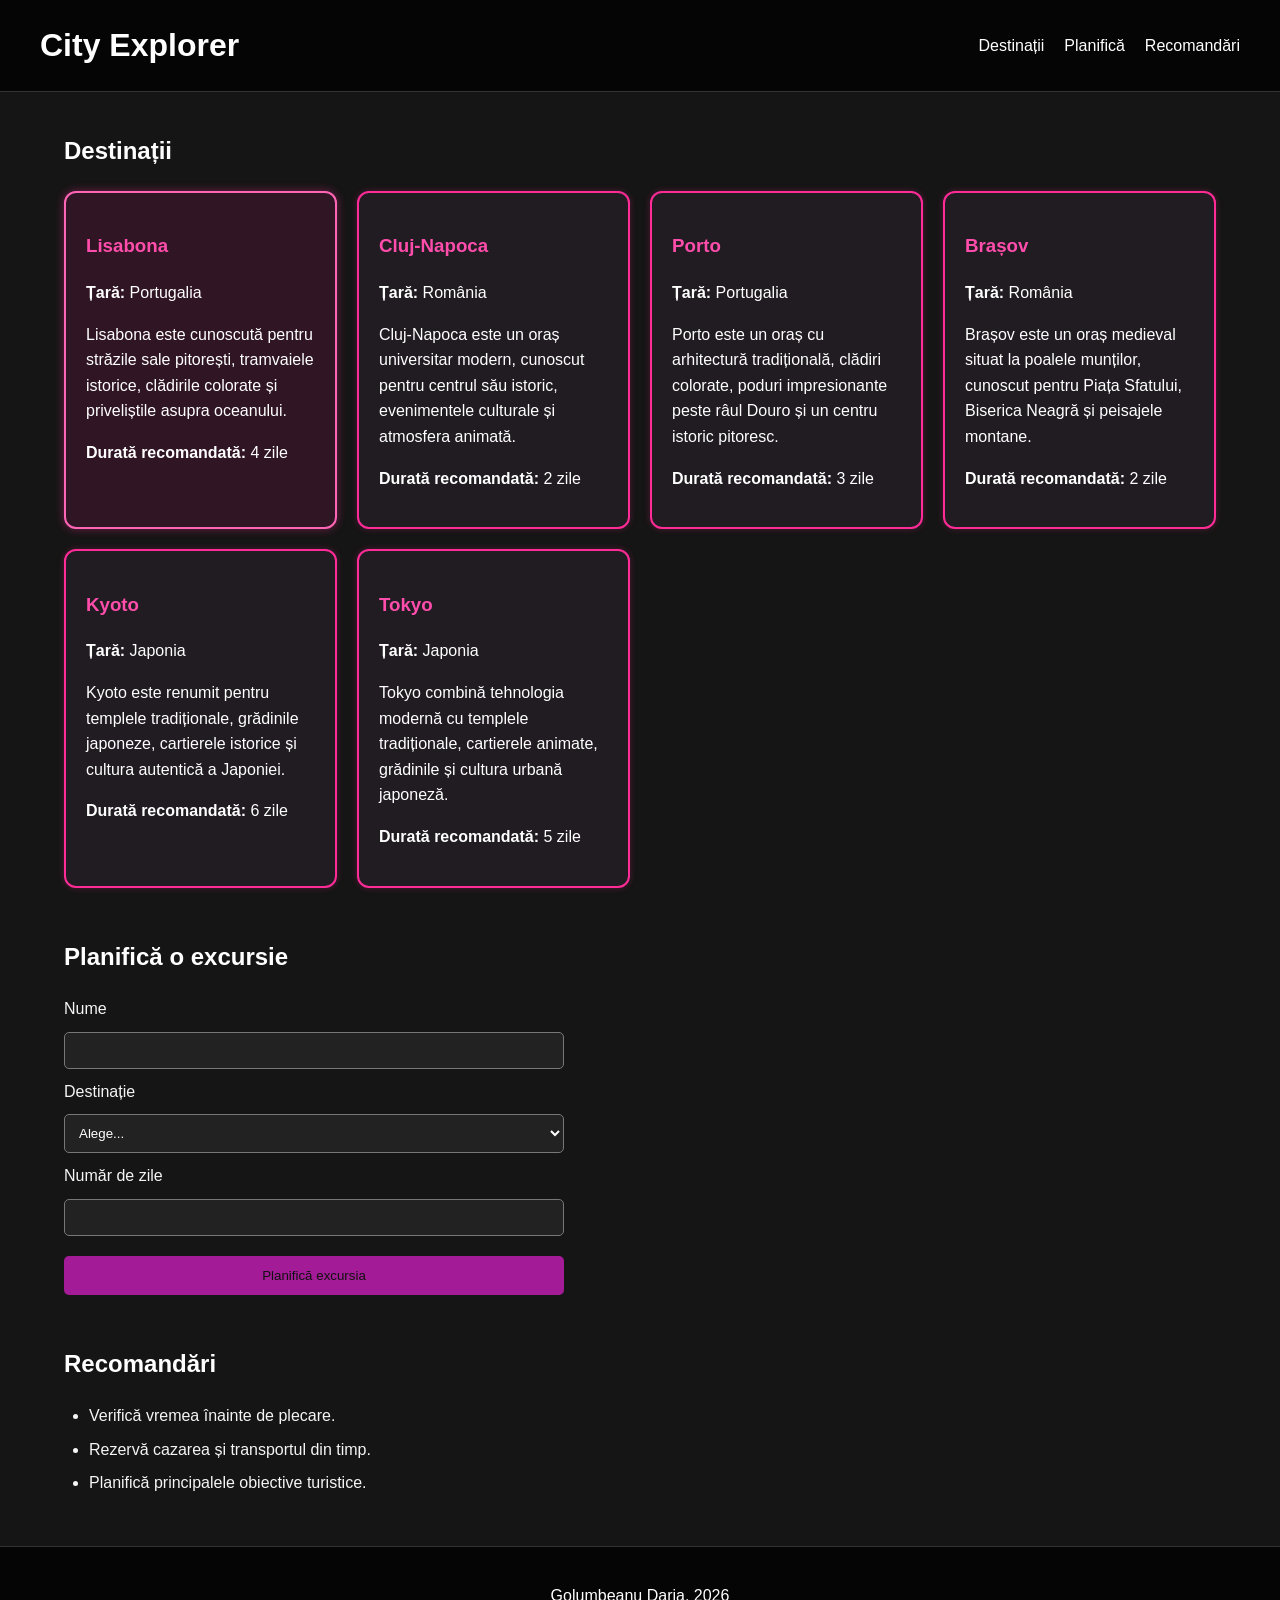
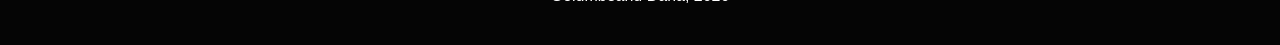
<file: City-explorer/index.html>
<!DOCTYPE html>
<html lang="ro">

<head>
    <!-- Permite folosirea diacriticelor -->
    <meta charset="UTF-8">

    <!-- Ajuta pagina sa se adapteze pe telefon -->
    <meta name="viewport" content="width=device-width, initial-scale=1.0">

    <!-- Titlul care apare in tab-ul browserului -->
    <title>City Explorer</title>

    <!-- Leaga pagina HTML de fisierul CSS -->
    <link rel="stylesheet" href="style.css">
</head>

<body>

    <!-- Partea de sus a paginii -->
    <header class="site-header">

        <!-- Titlul principal al site-ului -->
        <h1>City Explorer</h1>

        <!-- Meniul de navigare -->
        <nav class="menu">
            <a href="#destinatii">Destinații</a>
            <a href="#planifica">Planifică</a>
            <a href="#recomandari">Recomandări</a>
        </nav>

    </header>


    <!-- Continutul principal al paginii -->
    <main>

        <!-- Sectiunea cu destinatii -->
        <section id="destinatii">

            <h2>Destinații</h2>

            <!-- Container pentru cardurile cu destinatii -->
            <div class="destination-grid">

                <!-- Card pentru Lisabona -->
                <article class="card featured">

                    <h3>Lisabona</h3>

                    <p><strong>Țară:</strong> Portugalia</p>

                    <p>
                        Lisabona este cunoscută pentru străzile sale
                        pitorești, tramvaiele istorice, clădirile
                        colorate și priveliștile asupra oceanului.
                    </p>

                    <p><strong>Durată recomandată:</strong> 4 zile</p>

                </article>


                <!-- Card pentru Cluj-Napoca -->
                <article class="card">

                    <h3>Cluj-Napoca</h3>

                    <p><strong>Țară:</strong> România</p>

                    <p>
                        Cluj-Napoca este un oraș universitar modern,
                        cunoscut pentru centrul său istoric,
                        evenimentele culturale și atmosfera animată.
                    </p>

                    <p><strong>Durată recomandată:</strong> 2 zile</p>

                </article>


                <!-- Card pentru Porto -->
                <article class="card">

                    <h3>Porto</h3>

                    <p><strong>Țară:</strong> Portugalia</p>

                    <p>
                        Porto este un oraș cu arhitectură tradițională,
                        clădiri colorate, poduri impresionante peste
                        râul Douro și un centru istoric pitoresc.
                    </p>

                    <p><strong>Durată recomandată:</strong> 3 zile</p>

                </article>


                <!-- Card pentru Brasov -->
                <article class="card">

                    <h3>Brașov</h3>

                    <p><strong>Țară:</strong> România</p>

                    <p>
                        Brașov este un oraș medieval situat la poalele
                        munților, cunoscut pentru Piața Sfatului,
                        Biserica Neagră și peisajele montane.
                    </p>

                    <p><strong>Durată recomandată:</strong> 2 zile</p>

                </article>


                <!-- Card pentru Kyoto -->
                <article class="card">

                    <h3>Kyoto</h3>

                    <p><strong>Țară:</strong> Japonia</p>

                    <p>
                        Kyoto este renumit pentru templele tradiționale,
                        grădinile japoneze, cartierele istorice și
                        cultura autentică a Japoniei.
                    </p>

                    <p><strong>Durată recomandată:</strong> 6 zile</p>

                </article>


                <!-- Card pentru Tokyo -->
                <article class="card">

                    <h3>Tokyo</h3>

                    <p><strong>Țară:</strong> Japonia</p>

                    <p>
                        Tokyo combină tehnologia modernă cu templele
                        tradiționale, cartierele animate, grădinile
                        și cultura urbană japoneză.
                    </p>

                    <p><strong>Durată recomandată:</strong> 5 zile</p>

                </article>

            </div>

        </section>


        <!-- Sectiunea pentru planificarea excursiei -->
        <section id="planifica">

            <h2>Planifică o excursie</h2>

            <!-- Formular pentru alegerea excursiei -->
            <form class="trip-form">

                <!-- Camp pentru nume -->
                <label for="name">Nume</label>

                <input
                    id="name"
                    name="name"
                    type="text"
                >


                <!-- Lista pentru alegerea destinatiei -->
                <label for="destination">Destinație</label>

                <select id="destination" name="destination">

                    <option value="">Alege...</option>
                    <option value="Lisabona">Lisabona</option>
                    <option value="Cluj-Napoca">Cluj-Napoca</option>
                    <option value="Porto">Porto</option>
                    <option value="Brașov">Brașov</option>
                    <option value="Kyoto">Kyoto</option>
                    <option value="Tokyo">Tokyo</option>

                </select>


                <!-- Camp pentru numarul de zile -->
                <label for="days">Număr de zile</label>

                <input
                    id="days"
                    name="days"
                    type="number"
                >


                <!-- Butonul formularului -->
                <button type="submit">
                    Planifică excursia
                </button>

            </form>

        </section>


        <!-- Sectiunea cu recomandari -->
        <section id="recomandari">

            <h2>Recomandări</h2>

            <!-- Lista cu sfaturi pentru calatorie -->
            <ul>
                <li>Verifică vremea înainte de plecare.</li>
                <li>Rezervă cazarea și transportul din timp.</li>
                <li>Planifică principalele obiective turistice.</li>
            </ul>

        </section>

    </main>


    <!-- Partea de jos a paginii -->
    <footer class="site-footer">

        <p>Golumbeanu Daria, 2026</p>

    </footer>

</body>

</html>
</file>
<file: City-explorer/style.css>
/* Face dimensiunile elementelor mai usor de controlat */
* {
    box-sizing: border-box;
}


/* Aspectul general al paginii */
body {
    margin: 0;
    font-family: Arial, sans-serif;

    background-color: #151515;
    color: #f5f5f5;

    line-height: 1.6;
}


/* Antetul paginii */
.site-header {
    display: flex;
    justify-content: space-between;
    align-items: center;

    padding: 20px 40px;

    background-color: #050505;
    color: white;

    border-bottom: 1px solid #333333;
}


/* Titlul site-ului */
.site-header h1 {
    margin: 0;
    color: white;
}


/* Meniul de navigare */
.menu {
    display: flex;
    gap: 20px;
}


/* Linkurile din meniu */
.menu a {
    color: white;
    text-decoration: none;
}


/* Efect cand mouse-ul este pe link */
.menu a:hover {
    color: #bdbdbd;
}


/* Continutul principal */
main {
    width: 90%;
    max-width: 1200px;

    margin: 40px auto;
}


/* Spatiu intre sectiuni */
section {
    margin-bottom: 50px;
}


/* Titlurile sectiunilor */
section h2 {
    margin-bottom: 20px;
    color: white;
}


/* Grid pentru destinatii */
.destination-grid {
    display: grid;

    grid-template-columns: repeat(auto-fit, minmax(220px, 1fr));

    gap: 20px;
}


/* Aspectul cardurilor */
.card {
    background-color: #211b22;
    color: white;

    padding: 20px;

    border: 2px solid #ff2c97;
    border-radius: 12px;

    box-shadow: 0 0 6px rgba(255, 44, 151, 0.25);
}


/* Titlul fiecarui oras */
.card h3 {
    color: #ff4dac;
}


/* Efect cand mouse-ul este pe card */
.card:hover {
    box-shadow: 0 0 12px rgba(255, 44, 151, 0.5);
}


/* Destinatia evidentiata */
.featured {
    background-color: #301524;

    border: 2px solid #ff65b7;

    box-shadow: 0 0 10px rgba(255, 44, 151, 0.4);
}


/* Formularul */
.trip-form {
    display: flex;
    flex-direction: column;

    max-width: 500px;

    gap: 10px;
}


/* Campurile formularului */
.trip-form input,
.trip-form select {
    width: 100%;

    padding: 10px;

    background-color: #222222;
    color: white;

    border: 1px solid #777777;
    border-radius: 5px;
}


/* Efect cand un camp este selectat */
input:focus,
select:focus {
    outline: 2px solid white;
}


/* Butonul formularului */
button {
    margin-top: 10px;
    padding: 12px;

    background-color: #a41b97;
    color: #111111;

    border: none;
    border-radius: 5px;

    cursor: pointer;
}


/* Efect cand mouse-ul este pe buton */
button:hover {
    background-color: #cccccc;
}


/* Lista de recomandari */
#recomandari ul {
    padding-left: 25px;
}


/* Spatiu intre recomandari */
#recomandari li {
    margin-bottom: 8px;
}


/* Partea de jos a paginii */
.site-footer {
    text-align: center;

    padding: 20px;

    background-color: #050505;
    color: white;

    border-top: 1px solid #333333;
}
</file>
